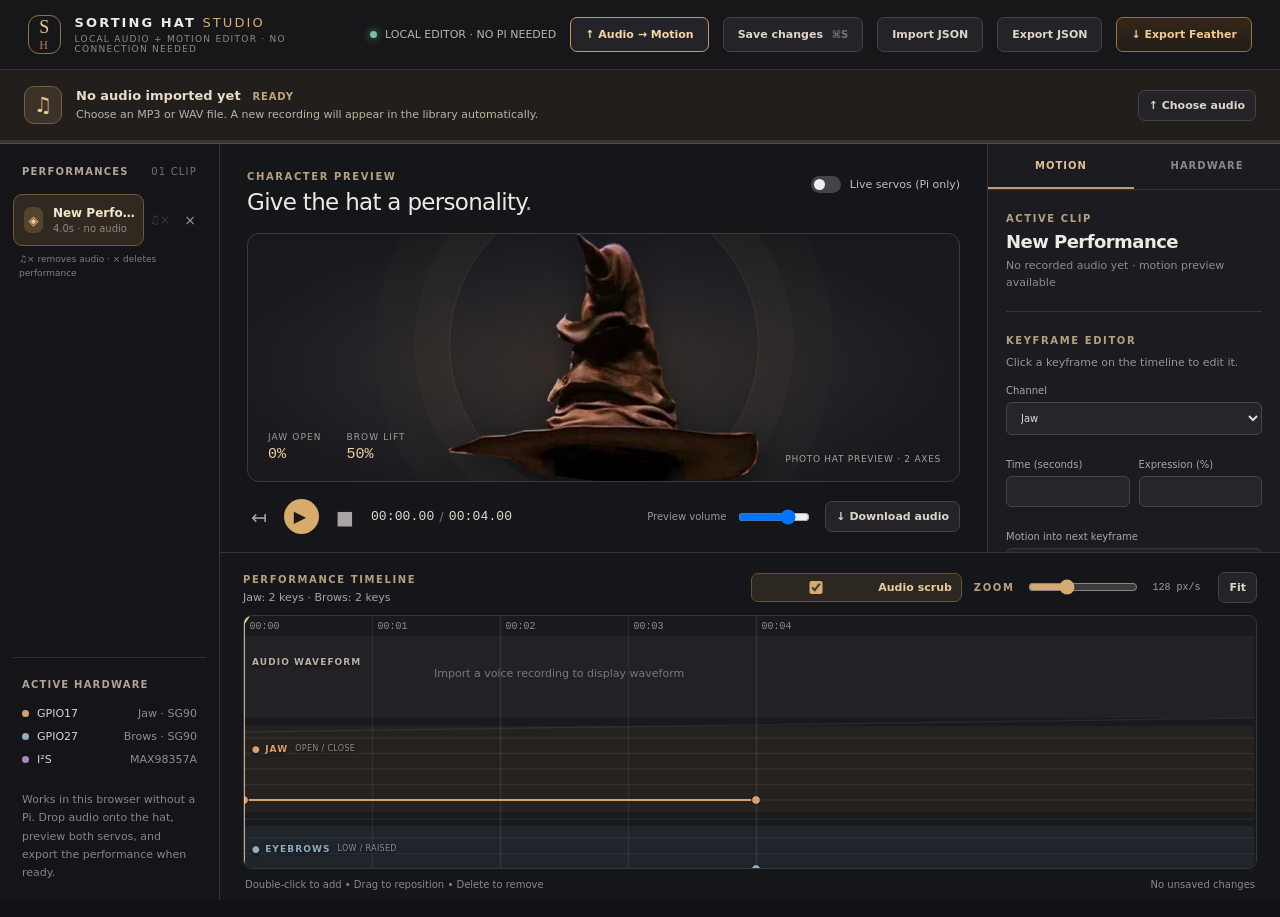
<file: index.html>
<!doctype html>
<html lang="en" data-pages="1">
<head>
  <meta charset="utf-8" />
  <meta name="viewport" content="width=device-width, initial-scale=1" />
  <meta name="theme-color" content="#101115" />
  <title>Sorting Hat · Motion Studio</title>
  <link rel="stylesheet" href="./style.css" />
<link rel="stylesheet" href="./import-monitor.css?v=20261116-4" />
  <link rel="stylesheet" href="./photo-hat.css?v=photo-rig-20261117" />
</head>
<body>
<header class="topbar">
  <div class="identity"><div class="mark">S<span>H</span></div><div><div class="brand">SORTING HAT <span>STUDIO</span></div><div class="subbrand">LOCAL AUDIO + MOTION EDITOR · NO CONNECTION NEEDED</div></div></div>
  <div class="top-actions"><div class="connection"><span id="connectionDot" class="dot"></span><span id="connectionText">LOCAL EDITOR</span></div><button class="ghost quick-upload" id="quickUploadBtn">↑ Audio → Motion</button><button class="ghost" id="saveBtn">Save changes <span class="keyhint">⌘S</span></button><button class="ghost" id="importProjectBtn">Import JSON</button><button class="ghost" id="exportProjectBtn">Export JSON</button><button class="ghost feather-export-button" id="exportFeatherBtn" title="Export firmware, motion tracks and audio as a CircuitPython ZIP">↓ Export Feather</button><input type="file" id="importProjectFile" accept="application/json,.json" hidden></div>
</header>
<section id="importMonitor" class="import-monitor" data-phase="idle" role="status" aria-live="polite">
  <div class="import-monitor-icon" id="importMonitorIcon" aria-hidden="true">♫</div>
  <div class="import-monitor-content">
    <div class="import-monitor-head"><strong id="importMonitorTitle">No audio imported yet</strong><span id="importMonitorStep">READY</span></div>
    <div id="importMonitorDetail">Choose an MP3 or WAV file. Import status and any error will appear here.</div>
  </div>
  <div class="import-monitor-buttons">
    <button type="button" class="ghost small" id="importMonitorChoose">↑ Choose audio</button>
    <button type="button" class="ghost small" id="importMonitorPreview" hidden>▶ Play preview</button>
  </div>
  <div class="import-monitor-progress"><div id="importMonitorProgress"></div></div>
</section>
<div class="layout">
  <aside class="sidebar">
    <div class="section-title">PERFORMANCES <span id="clipCount">01 CLIP</span></div>
    <div id="clipList" class="clip-list"></div>
    <p class="clip-actions-hint">♫× removes audio · × deletes performance</p>
    <div class="sidebar-bottom"><div class="section-title">ACTIVE HARDWARE</div><div class="mini-wire"><span class="pin jaw-pin"></span> GPIO17 <span>Jaw · SG90</span></div><div class="mini-wire"><span class="pin brow-pin"></span> GPIO27 <span>Brows · SG90</span></div><div class="mini-wire"><span class="pin audio-pin"></span> I²S <span>MAX98357A</span></div><p class="help">Works in this browser without a Pi. Drop audio onto the hat, preview both servos, and export the performance when ready.</p></div>
  </aside>
  <main class="editor">
    <section class="performance-pane">
      <div class="preview-panel">
        <div class="panel-head"><div><span class="eyebrow">CHARACTER PREVIEW</span><h1>Give the hat a personality<span class="gold">.</span></h1></div><div class="live-controls"><label class="toggle"><input type="checkbox" id="livePreview"/><span></span> Live servos (Pi only)</label></div></div>
        <div class="stage">
          <div class="stage-halo"></div>
          <div class="hat-photo-stage" id="hatPhotoStage" role="img" aria-label="Sorting Hat photographic preview with moving brow and upper lip">
            <img id="hatBase" class="hat-photo-base" src="./assets/hat-base.webp" alt="" draggable="false">
            <img id="hatBrowLayer" class="hat-photo-brow" src="./assets/hat-brow.webp" alt="" draggable="false">
            <img id="hatUpperLipLayer" class="hat-photo-upperlip" src="./assets/hat-upperlip.webp" alt="" draggable="false">
          </div>
          <div class="stage-notes"><div class="readout"><span>JAW OPEN</span><strong id="jawReadout">0%</strong></div><div class="readout"><span>BROW LIFT</span><strong id="browReadout">50%</strong></div></div>
          <div class="stage-corner">PHOTO HAT PREVIEW <span>·</span> 2 AXES</div>
        </div>
        <div class="transport"><button class="icon-button" id="startBtn" title="Jump to start">↤</button><button class="play-button" id="playBtn" title="Browser preview">▶</button><button class="icon-button" id="stopBtn" title="Stop preview">■</button><span id="currentTime">00:00.00</span><span class="time-sep">/</span><span id="totalTime">00:04.00</span><div class="transport-spacer"></div><label class="volume-control">Preview volume <input id="previewVolume" type="range" min="0" max="100" value="75" /></label><button class="ghost small" id="downloadAudioBtn">↓ Download audio</button></div>
      </div>
      <aside class="inspector">
        <div class="inspector-tabs"><button class="active" data-tab="motion">MOTION</button><button data-tab="hardware">HARDWARE</button></div>
        <div id="motionInspector" class="inspector-content">
          <span class="eyebrow">ACTIVE CLIP</span><h2 id="clipTitle">New Performance</h2><p class="dim" id="clipDescription">Recorded dialogue & two-channel facial animation.</p>
          <div class="divider"></div>
          <span class="eyebrow">KEYFRAME EDITOR</span><p class="tiny-hint" id="selectedHint">Click a keyframe on the timeline to edit it.</p>
          <label class="field">Channel<select id="keyChannel"><option value="jaw">Jaw</option><option value="brow">Eyebrows</option></select></label>
          <div class="field-grid"><label class="field">Time (seconds)<input type="number" step="0.01" min="0" id="keyTime" /></label><label class="field">Expression (%)<input type="number" step="1" min="0" max="100" id="keyValue" /></label></div>
          <label class="field">Motion into next keyframe<select id="keyEase"><option value="smooth">Smooth / Organic</option><option value="linear">Linear</option><option value="hold">Hold / Snap</option></select></label>
          <div class="row"><button id="addKeyBtn" class="ghost small">+ Add at playhead</button><button id="deleteKeyBtn" class="danger small">Delete key</button></div>
          <div class="divider"></div>
          <span class="eyebrow">AUTO PERFORMANCE</span><p class="tiny-hint">Upload a voice recording to generate natural jaw and expressive eyebrow animation. Everything is analyzed locally in your browser.</p>
          <label class="field">Jaw intensity <span id="intensityLabel">80%</span><input type="range" min="20" max="100" value="80" id="jawIntensity" /></label>
          <label class="field">Silence threshold <span id="thresholdLabel">12%</span><input type="range" min="0" max="35" value="12" id="jawThreshold" /></label>
          <label class="field">Expression style<select id="motionStyle"><option value="thoughtful" selected>Thoughtful · natural</option><option value="subtle">Subtle · restrained</option><option value="theatrical">Theatrical · dramatic</option></select></label>
          <label class="field">Eyebrow expression <span id="browIntensityLabel">80%</span><input type="range" min="0" max="100" value="80" id="browIntensity" /></label>
          <label class="check"><input id="autoGenerate" type="checkbox" checked/> Auto-generate both tracks after import</label>
          <button id="generateBtn" class="secondary-button">✦ Generate jaw + eyebrows</button>
          <button id="uploadBtn" class="ghost wide">↑ Import dialogue audio</button><input id="audioFile" type="file" accept="audio/*,.wav,.mp3,.ogg,.flac,.m4a" hidden />
          <div class="tip">Drop a WAV or MP3 onto the character or use Import dialogue audio. Recordings are converted to compatible PCM WAV before playback and Feather export.</div>
           
             <section class="voice-character-panel" aria-label="Voice Character">
               <div class="audio-converter-heading"><strong>VOICE CHARACTER</strong><span>LIVE PREVIEW + FEATHER</span></div>
               <label class="field" for="voicePreset">Voice preset
                 <select id="voicePreset">
                   <option value="natural">Natural — clear, balanced</option>
                   <option value="deep" selected>Deep Hat — warm, resonant</option>
                   <option value="ancient">Ancient Hat — textured, mysterious</option>
                 </select>
               </label>
               <label class="field" for="voiceBass">Bass perception <span id="voiceBassValue">35%</span>
                 <input id="voiceBass" type="range" min="0" max="100" step="1" value="35" />
               </label>
               <p id="voiceStatus" class="audio-converter-info" role="status">Deep Hat · Bass harmonics 35%</p>
             </section>
<section class="audio-converter-panel" aria-label="Audio converter">
             <div class="audio-converter-heading"><strong>AUDIO CONVERTER</strong><span>OFFLINE · PCM WAV</span></div>
             <label class="field" for="wavQuality">Voice quality
               <select id="wavQuality">
                 <option value="22050" selected>22.05 kHz · Recommended</option>
                 <option value="32000">32 kHz · Higher fidelity / larger</option>
                 <option value="16000">16 kHz · Compact / smaller</option>
               </select>
             </label>
             <div class="audio-converter-actions">
               <button type="button" class="primary small" id="convertAudioBtn">↻ Convert &amp; listen</button>
               <button type="button" class="ghost small" id="downloadWavBtn">↓ Download WAV</button>
             </div>
             <p id="audioConvertInfo" class="audio-converter-info" role="status">Import a recording to enable conversion.</p>
             <p class="audio-export-scope">Exports all performances that contain audio, in list order. Each press of D9 plays the next recording; after the last it wraps to the first.</p>
           </section>
        </div>
        <div id="hardwareInspector" class="inspector-content hidden">
          <span class="eyebrow">SERVO CALIBRATION</span><h2>Safe travel limits</h2><p class="dim">Disconnect mechanical linkages before calibrating. Values are pulse widths; narrower ranges protect SG90 gears.</p>
          <div id="servoCalibration"></div>
          <div class="divider"></div>
          <label class="field">Audio start compensation (ms)<input id="audioLatency" type="number" min="-250" max="500" step="5" /></label>
          <label class="field">ALSA device<input id="audioDevice" value="default" /></label>
          <label class="check"><input id="idleMotion" type="checkbox"/> Gentle idle eyebrow motion</label>
          <button id="saveHardwareBtn" class="secondary-button">Save calibration</button>
          <div class="tip">Reliable I²S + servo control: run pigpiod using the PWM clock (<code>-t 0</code>) so PCM remains available for the MAX98357A.</div>
        </div>
      </aside>
    </section>
    <section class="timeline-panel">
      <div class="timeline-header"><div><span class="eyebrow">PERFORMANCE TIMELINE</span><div class="timeline-meta" id="trackStats">Jaw + brows · Keyframe animation</div></div><div class="timeline-actions"><label class="scrub-audio-control" title="Hear short audio snippets while dragging the timeline playhead"><input type="checkbox" id="scrubAudioEnabled" checked/><span>Audio scrub</span></label><span class="eyebrow">ZOOM</span><input type="range" id="zoom" min="65" max="260" value="128"/><span class="zoom-label" id="zoomLabel">128 px/s</span><button class="ghost small" id="resetZoomBtn">Fit</button></div></div>
      <div class="lane-labels"><span>AUDIO WAVEFORM</span><span class="label-jaw">● JAW <small>OPEN / CLOSE</small></span><span class="label-brow">● EYEBROWS <small>LOW / RAISED</small></span></div>
      <div id="timelineScroll" class="timeline-scroll"><canvas id="timeline" height="308"></canvas></div>
      <div class="timeline-footer"><span>Double-click to add • Drag to reposition • Delete to remove</span><span id="saveState">No unsaved changes</span></div>
    </section>
  </main>
</div>
<audio id="audio" preload="auto"></audio>
<div id="toast" class="toast" role="status"></div>
<script src="./import-monitor.js?v=20261116-4"></script>
<script src="./app.js?v=audio-list-actions-20261122"></script>
<script src="./voice-character.js?v=voice35-20261122-1"></script>
<script src="./audio-converter.js?v=voice35-20261122-1"></script>
<script src="./auto-motion.js?v=audio-list-actions-20261122"></script>
<script src="./audio-tools.js?v=voice35-20261122-1"></script>
<script src="./voice-tools.js?v=voice35-20261122-1"></script>
<script src="./feather-export.js?v=all-performances-20261122-1"></script>
</body>
</html>
</file>
<file: style.css>
:root{--bg:#101115;--panel:#18191d;--panel2:#202126;--edge:#333238;--muted:#939097;--light:#eee9e2;--gold:#d7ae70;--jaw:#d6a16e;--brow:#8fadc4;--good:#78bfa0;font-family:Inter,"Segoe UI",system-ui,-apple-system,sans-serif;color:var(--light);background:var(--bg);font-synthesis:none}
*{box-sizing:border-box}body{margin:0;font-size:13px}button,input,select{font:inherit}button{cursor:pointer}button:disabled{opacity:.4;cursor:default}button:focus-visible,input:focus-visible,select:focus-visible{outline:2px solid var(--gold);outline-offset:2px}h1,h2,p{margin:0}.hidden{display:none!important}
.topbar{height:70px;display:flex;align-items:center;justify-content:space-between;background:#17171a;border-bottom:1px solid var(--edge);padding:0 28px;gap:16px}.identity,.top-actions{display:flex;align-items:center;gap:14px}.brand{font-weight:750;letter-spacing:.16em;font-size:13px}.brand span{color:var(--gold);font-weight:500}.subbrand{font-size:9px;letter-spacing:.14em;color:#8e8b8a;margin-top:4px}.mark{width:39px;height:39px;border:1px solid #8d7352;border-radius:11px;display:grid;place-content:center;font-family:Georgia,serif;font-size:18px;color:#edc58d}.mark span{font-size:12px;color:#b27d53}.connection{display:flex;align-items:center;gap:8px;color:#b6b3b5;font-size:11px;white-space:nowrap}.dot{width:7px;height:7px;border-radius:50%;background:#af9b63}.dot.ready{background:var(--good);box-shadow:0 0 9px #509d7e}.keyhint{opacity:.45;font-size:10px;margin-left:5px}.primary,.secondary-button,.ghost,.danger{border-radius:7px;padding:10px 14px;white-space:nowrap;font-weight:600;font-size:11px;transition:background .15s}.primary{background:#b98d53;color:#161310;border:1px solid #c79b60}.primary:hover{background:#d7ae70}.ghost{background:#232328;border:1px solid #454147;color:#ddd5ca}.ghost:hover{background:#303035}.danger{background:#38252a;border:1px solid #653840;color:#eaa9a9}.danger:hover{background:#492e36}.secondary-button{width:100%;background:#745938;color:#fff0d9;border:1px solid #987347}.secondary-button:hover{background:#936c42}.small{padding:8px 10px}.wide{width:100%;margin-top:8px}
.layout{display:grid;grid-template-columns:220px minmax(0,1fr);height:calc(100vh - 70px);min-height:680px}.sidebar{border-right:1px solid var(--edge);background:#151519;display:flex;flex-direction:column;min-height:0;padding:22px 13px 18px}.section-title{font-size:10px;letter-spacing:.12em;color:#b0a39a;font-weight:750;padding:0 9px;margin-bottom:17px;display:flex;justify-content:space-between;align-items:center}.section-title span{color:#747478;font-weight:400}.clip-list{display:grid;gap:5px}.clip{width:100%;text-align:left;background:transparent;border:1px solid transparent;border-radius:9px;display:flex;align-items:center;gap:10px;color:#bbb7b6;padding:11px 10px}.clip:hover{background:#26262b}.clip.active{background:#30291f;border-color:#70583b;color:#f5e5cd}.clip-icon{width:26px;height:26px;border-radius:7px;background:#303035;display:grid;place-content:center;color:#bcb3a9}.clip.active .clip-icon{background:#56432c;color:#f0c693}.clip-title{font-weight:600;font-size:12px}.clip-meta{font-size:10px;color:#8c8889;margin-top:3px}.sidebar-bottom{margin-top:auto;border-top:1px solid #302e30;padding-top:21px}.mini-wire{display:flex;align-items:center;gap:8px;font-size:11px;margin:10px 9px;color:#d9d2cd}.mini-wire span:last-child{color:#928d8a;margin-left:auto}.pin{width:7px;height:7px;border-radius:50%;background:#8fadc4}.jaw-pin{background:var(--jaw)}.brow-pin{background:var(--brow)}.audio-pin{background:#a68ac4}.help{font-size:11px;line-height:1.65;color:#88838a;padding:15px 9px 0}
.editor{min-width:0;min-height:0;display:grid;grid-template-rows:minmax(335px,1fr) minmax(315px,.85fr);background:#151619}.performance-pane{display:grid;grid-template-columns:minmax(0,1fr) 293px;min-height:0;border-bottom:1px solid var(--edge)}.preview-panel{display:flex;flex-direction:column;min-width:0;padding:24px 27px 0}.panel-head{display:flex;justify-content:space-between;align-items:start;gap:16px}.eyebrow{font-size:10px;letter-spacing:.16em;font-weight:750;color:#b6a080}.panel-head h1{font-weight:500;letter-spacing:-.03em;margin-top:6px;font-size:23px}.gold{color:var(--gold)}.live-controls{padding-top:8px}.toggle{display:flex;gap:9px;align-items:center;font-size:11px;color:#c2bcc0;white-space:nowrap;cursor:pointer}.toggle input{display:none}.toggle span{position:relative;width:30px;height:17px;background:#45434a;border-radius:100px}.toggle span:after{content:"";position:absolute;width:11px;height:11px;background:#eee;border-radius:50%;top:3px;left:3px;transition:transform .2s}.toggle input:checked+span{background:#b78f58}.toggle input:checked+span:after{transform:translateX(13px)}
.stage{position:relative;flex:1;min-height:200px;display:grid;place-content:center;background:radial-gradient(ellipse at 48% 54%,#39312b 0%,#222125 47%,#19191d 76%);overflow:hidden;border:1px solid #403a37;border-radius:12px;margin-top:18px}.stage-halo{position:absolute;width:310px;height:310px;top:45%;left:50%;transform:translate(-50%,-50%);border-radius:50%;border:1px solid #cba57922;box-shadow:0 0 0 35px #bc925c08,0 0 0 75px #cba57904;pointer-events:none}#hat{width:min(98%,450px);height:100%;max-height:350px;margin:auto;position:relative;overflow:visible;filter:drop-shadow(5px 10px 11px #0006)}#browsShape{transform-origin:280px 230px}.stage-notes{position:absolute;left:20px;bottom:18px;display:flex;gap:25px}.readout{display:grid;gap:4px}.readout span{color:#a29a94;letter-spacing:.12em;font-size:9px}.readout strong{font-family:ui-monospace,SFMono-Regular,Consolas,monospace;color:#edd0a6;font-size:15px;font-weight:500}.stage-corner{position:absolute;right:18px;bottom:17px;font-size:9px;letter-spacing:.08em;color:#aaa099}.stage-corner span{color:#dbad70}
.transport{display:flex;align-items:center;gap:13px;min-height:70px}.transport-spacer{flex:1}.icon-button{background:none;color:#aaa5a3;border:0;font-size:19px;padding:4px}.icon-button:hover{color:var(--gold)}.play-button{height:35px;width:35px;border:0;border-radius:50%;background:#d7ab6c;color:#191717;font-size:16px;display:grid;place-content:center;padding-left:3px}.transport #currentTime,.transport #totalTime{font-family:ui-monospace,monospace;letter-spacing:.01em;color:#e3ded6}.time-sep{color:#747179;margin:0 -8px}.volume-control{display:flex;align-items:center;gap:10px;color:#999;white-space:nowrap;font-size:10px}.volume-control input{width:72px}
.inspector{border-left:1px solid var(--edge);background:#1b1b20;min-height:0;overflow:auto}.inspector-tabs{height:46px;display:flex;border-bottom:1px solid var(--edge)}.inspector-tabs button{background:none;border:0;border-bottom:2px solid transparent;color:#8a888d;flex:1;font-size:10px;font-weight:700;letter-spacing:.1em}.inspector-tabs button.active{color:#e3c092;border-color:#c49b65}.inspector-content{padding:20px 18px}.inspector h2{font-size:18px;font-weight:550;letter-spacing:-.03em;margin:6px 0 5px}.dim{color:#8f8b91;line-height:1.55;font-size:11px}.divider{height:1px;background:#36343a;margin:20px 0}.tiny-hint{font-size:11px;color:#9b9293;line-height:1.55;margin:7px 0 14px}.field{font-size:10px;color:#aaa5aa;display:grid;gap:6px;margin:12px 0}.field input:not([type=range]),.field select{width:100%;background:#25252b;border:1px solid #49444c;border-radius:6px;padding:9px 10px;color:#e2ddd7;min-width:0}.field-grid{display:grid;grid-template-columns:1fr 1fr;gap:9px}.field-grid .field{min-width:0}.field input[type=range]{width:100%;accent-color:#cfa16d}.row{display:flex;align-items:center;gap:8px;margin-top:11px}.row button{flex:1}.tip{border-left:2px solid #8f6d46;background:#30281f;color:#bfb1a4;border-radius:0 6px 6px 0;margin:18px 0 0;padding:11px;line-height:1.6;font-size:10px}.check{display:flex;align-items:center;gap:8px;color:#c6bfc0;font-size:11px;margin:12px 0}.check input{accent-color:#caa36b}.calibration-block{margin-top:17px;padding:12px;border:1px solid #414047;border-radius:7px}.calibration-block h3{font-size:12px;margin:0 0 8px;color:#e6d1b0}.calibration-block .field-grid{gap:8px}.calibration-block .field{margin:7px 0}
.timeline-panel{display:flex;flex-direction:column;min-width:0;min-height:0;padding:18px 23px 10px;position:relative}.timeline-header{display:flex;align-items:center;justify-content:space-between;gap:15px;margin-bottom:11px}.timeline-meta{color:#aaa6a5;font-size:11px;margin-top:5px}.timeline-actions{display:flex;align-items:center;gap:12px}.timeline-actions input{accent-color:#d4aa72;width:110px}.zoom-label{font-family:ui-monospace,monospace;color:#a59c97;font-size:10px;min-width:54px}.lane-labels{display:grid;gap:0;position:absolute;z-index:2;pointer-events:none;top:90px;left:32px;color:#bbb0a1;font-size:9px;font-weight:700;letter-spacing:.12em}.lane-labels span{height:87px;display:flex;align-items:start;gap:7px;padding-top:14px;text-shadow:0 2px 3px #111}.lane-labels span:nth-child(2){height:100px}.lane-labels small{font-size:8px;font-weight:400;letter-spacing:.04em;color:#8c8b91}.label-jaw{color:var(--jaw)!important}.label-brow{color:var(--brow)!important}.timeline-scroll{flex:1;min-height:0;overflow:auto;background:#191a1e;border:1px solid #38363b;border-radius:9px;scrollbar-color:#504b48 #242429}#timeline{display:block;touch-action:none;cursor:crosshair}.timeline-footer{display:flex;justify-content:space-between;gap:10px;color:#8b8689;font-size:10px;padding:10px 2px 0}.toast{opacity:0;transform:translateY(10px);position:fixed;bottom:22px;right:23px;background:#34291e;border:1px solid #8e6d42;color:#f3dfc4;padding:13px 17px;border-radius:9px;box-shadow:0 14px 35px #0006;z-index:100;pointer-events:none;transition:opacity .25s,transform .25s;max-width:min(420px,90vw);line-height:1.5}.toast.show{opacity:1;transform:translateY(0)}
@media(max-width:1100px){.layout{grid-template-columns:170px minmax(0,1fr)}.performance-pane{grid-template-columns:minmax(0,1fr) 265px}.preview-panel{padding:18px 15px 0}.topbar{padding:0 15px}.subbrand{display:none}.volume-control{display:none}}
@media(max-width:800px){.layout{display:block;height:auto;min-height:0}.sidebar{display:block;padding:12px;overflow-x:auto}.sidebar .section-title,.sidebar-bottom{display:none}.clip-list{display:flex;min-width:max-content}.clip{width:auto;min-width:120px}.editor{display:block}.performance-pane{display:block}.preview-panel{height:440px}.inspector{border:0;border-top:1px solid var(--edge);max-height:none}.inspector-content{display:grid;grid-template-columns:1fr 1fr;gap:0 12px}.inspector-content .divider,.inspector-content .tip,.inspector-content .eyebrow,.inspector-content h2,.inspector-content p,.inspector-content .row,.inspector-content .secondary-button,.inspector-content .wide{grid-column:span 2}.timeline-panel{height:480px}.brand{font-size:11px}.top-actions .ghost{display:none}.top-actions .primary{font-size:10px;padding:8px}.connection{display:none}}


/* Browser-first audio import and drag-and-drop feedback */
.top-actions .quick-upload{border-color:#c29961;color:#f6d6a4;font-weight:700}
.stage.dragging-audio{outline:2px dashed #d5a266;outline-offset:-9px}
.stage.dragging-audio:after{content:'DROP AUDIO TO ANIMATE';position:absolute;inset:10px;z-index:10;display:grid;place-items:center;background:#151517df;color:#f4d6a1;border-radius:12px;font-size:18px;font-weight:800;letter-spacing:.16em;pointer-events:none}
#motionStyle{min-width:0}
@media(max-width:800px){.top-actions .quick-upload{display:inline-flex!important;padding:8px;font-size:10px}.top-actions #saveBtn{display:none}}

/* Audio timeline audition: a small control next to zoom. */
.scrub-audio-control{display:inline-flex;align-items:center;gap:7px;padding:7px 9px;border:1px solid #665139;border-radius:7px;background:#2c2720;color:#e8cc9f;font-size:11px;font-weight:650;white-space:nowrap;cursor:pointer;user-select:none}
.scrub-audio-control input{accent-color:#d6ab6d;cursor:pointer;margin:0}
.scrub-audio-control:focus-within{outline:2px solid #d6ab6d;outline-offset:2px}
@media(max-width:1050px){.timeline-header{flex-wrap:wrap}.timeline-actions{flex-wrap:wrap;justify-content:flex-end;gap:7px}}
@media(max-width:800px){.timeline-actions{justify-content:flex-start}.scrub-audio-control{padding:8px 11px}}

/* Single-action CircuitPython export, compact in the main action bar */
.feather-export-button{border-color:#9d7044!important;color:#f4c98f!important;background:linear-gradient(180deg,#342719,#211d19)!important}
.feather-export-button:hover{background:#49321d!important}
.feather-export-button:disabled{opacity:.55;cursor:progress}

/* Voice conversion: compact, accessible controls below the audio importer. */
.audio-converter-panel{border:1px solid #393633;border-radius:10px;background:#1a1a1d;padding:12px;margin-top:13px;display:flex;flex-direction:column;gap:9px}
.audio-converter-heading{display:flex;align-items:center;justify-content:space-between;gap:8px;font-size:10px;letter-spacing:.08em;color:#e0c49e}
.audio-converter-heading span{font-size:9px;color:#858081}
.audio-converter-panel .field{margin:0;font-size:11px}
.audio-converter-panel .field select{width:100%;margin-top:5px}
.audio-converter-actions{display:flex;gap:7px;flex-wrap:wrap}
.audio-converter-actions button{flex:1 1 120px;white-space:nowrap;min-height:34px}
.audio-converter-actions button:disabled{opacity:.44;cursor:default}
.audio-converter-info{font-size:11px;line-height:1.45;color:#afa7a2;margin:0;overflow-wrap:anywhere}
.audio-converter-info[data-status="ok"]{color:#a9ceab}
.audio-converter-info[data-status="error"]{color:#f0a6a6}
.audio-export-scope{display:flex;align-items:flex-start;gap:8px;font-size:11px;color:#c3b5a7;line-height:1.4;cursor:pointer}
.audio-export-scope input{flex:0 0 auto;margin-top:2px}

/* Audio and performance controls remain compact and accessible in the narrow sidebar. */
.clip-entry{display:flex;align-items:stretch;border-radius:9px;min-width:0}
.clip-entry .clip{flex:1;min-width:0;width:auto;padding-right:3px}
.clip-entry .clip-summary{min-width:0;overflow:hidden}
.clip-entry .clip-title,.clip-entry .clip-meta{overflow:hidden;text-overflow:ellipsis;white-space:nowrap}
.clip-actions{display:flex;align-items:center;gap:3px;padding-right:4px}
.clip-actions button{border:1px solid transparent;background:transparent;color:#9d9290;border-radius:6px;cursor:pointer;padding:6px 4px;min-width:24px;font-size:14px;line-height:1;flex:0 0 auto}
.clip-actions button:hover{border-color:#5b514a;background:#372d2b;color:#ffb6aa}
.clip-actions .clip-remove-audio{font-size:12px;color:#c7ad83}
.clip-actions button:disabled{opacity:.23;cursor:default}
.clip-actions button:disabled:hover{background:transparent;border-color:transparent}
.clip-actions-hint{font-size:9px;line-height:1.5;color:#827c80;margin:7px 6px 12px}
@media(max-width:800px){
 .clip-entry{flex:0 0 auto;min-width:160px}
 .clip-entry .clip{min-width:90px;padding:7px}
 .clip-actions{padding-right:3px}
 .clip-actions-hint{display:block;font-size:10px}
}

/* Voice Character: same understated layout as audio converter. */
.voice-character-panel{border:1px solid #4c4034;border-radius:10px;background:#25211e;padding:12px;margin:12px 0 10px;display:flex;flex-direction:column;gap:8px}
.voice-character-panel .field{margin:3px 0;font-size:11px}
.voice-character-panel .field select{width:100%}
.voice-character-panel .field input[type=range]{width:100%;accent-color:#c79a63}
.voice-character-panel #voiceBassValue{color:#f0c18e;font-weight:650;float:right}
.voice-character-panel .audio-converter-info{color:#c4ad90}
</file>
<file: import-monitor.css>
.import-monitor{position:relative;z-index:4;min-height:74px;display:flex;align-items:center;gap:14px;padding:10px 24px 13px;background:#211e1c;border-bottom:1px solid #574935;color:#e9dbca}
.import-monitor-icon{width:38px;height:38px;flex:none;display:grid;place-items:center;background:#3b3229;border:1px solid #766044;border-radius:10px;color:#f2c788;font-size:21px;font-weight:700}
.import-monitor-content{min-width:0;flex:1}
.import-monitor-head{display:flex;gap:12px;align-items:baseline;flex-wrap:wrap}
.import-monitor-head strong{font-size:13px}
#importMonitorStep{font-size:10px;font-weight:700;letter-spacing:.08em;color:#c0a47a}
#importMonitorDetail{font-size:11px;color:#c1b2a3;line-height:1.45;margin-top:4px;overflow-wrap:anywhere}
.import-monitor-buttons{display:flex;align-items:center;gap:8px;flex:none}
#importMonitorPreview[hidden]{display:none}
#importMonitorPreview{background:#3a3126;color:#ffe4b7;border-color:#9b7549}
.import-monitor-progress{position:absolute;bottom:0;left:0;right:0;height:3px;background:#3c342e;overflow:hidden}
#importMonitorProgress{height:100%;width:0;background:#d7ae70;transition:width .3s}
.import-monitor[data-phase="selected"] #importMonitorProgress{width:12%}
.import-monitor[data-phase="decoding"] #importMonitorProgress{width:35%;animation:import-pulse 1.2s ease-in-out infinite alternate}
.import-monitor[data-phase="generating"] #importMonitorProgress{width:68%;animation:import-pulse 1.2s ease-in-out infinite alternate}
.import-monitor[data-phase="saving"] #importMonitorProgress{width:87%;animation:import-pulse 1.2s ease-in-out infinite alternate}
.import-monitor[data-phase="ready"] #importMonitorProgress{width:100%;background:#78bfa0}
.import-monitor[data-phase="ready"] .import-monitor-icon{color:#c7f7df;border-color:#54785c;background:#263e31}
.import-monitor[data-phase="error"]{background:#2c2022;border-color:#904d4d}
.import-monitor[data-phase="error"] .import-monitor-icon{color:#ffbcb6;background:#4a2828;border-color:#9d5757}
.import-monitor[data-phase="error"] #importMonitorStep{color:#ffaaa0}
.import-monitor[data-phase="error"] #importMonitorProgress{width:100%;background:#ae5950}
@keyframes import-pulse{to{opacity:.4}}
.layout{height:calc(100vh - 144px);min-height:590px}
@media(max-width:800px){.import-monitor{padding:10px 13px 13px;align-items:start;flex-wrap:wrap;gap:9px}.import-monitor-content{flex-basis:calc(100% - 52px)}.import-monitor-buttons{padding-left:46px;width:100%}.layout{height:auto;min-height:0}}
@media(prefers-reduced-motion:reduce){.import-monitor #importMonitorProgress{animation:none!important;transition:none}}
</file>
<file: photo-hat.css>
/* Photo-based Sorting Hat rig. Uses the user's transparent base, brow and upper-lip cutouts.
   All coordinates are relative to the supplied 423 x 335 pixel base image. */
.stage{display:flex;align-items:center;justify-content:center;min-width:0;}
.hat-photo-stage{
  position:relative;
  flex:none;
  height:min(100%,335px);
  width:auto;
  max-width:95%;
  aspect-ratio:423 / 335;
  filter:drop-shadow(0 12px 14px rgba(0,0,0,.46));
  isolation:isolate;
  pointer-events:none;
  user-select:none;
}
.hat-photo-stage img{
  position:absolute;
  display:block;
  max-width:none;
  object-fit:fill;
  pointer-events:none;
  user-select:none;
  -webkit-user-drag:none;
  image-rendering:auto;
}
.hat-photo-base{inset:0;width:100%;height:100%;z-index:1;}
.hat-photo-brow{
  left:34.28%;top:31.34%;width:24.82%;height:13.73%;
  z-index:3;transform-origin:55% 42%;will-change:transform;
}
.hat-photo-upperlip{
  left:31.91%;top:49.85%;width:38.06%;height:20.60%;
  z-index:2;transform-origin:51% 17%;will-change:transform;
}
@media(max-width:800px){
   .hat-photo-stage{max-width:97%;}
}
</file>
